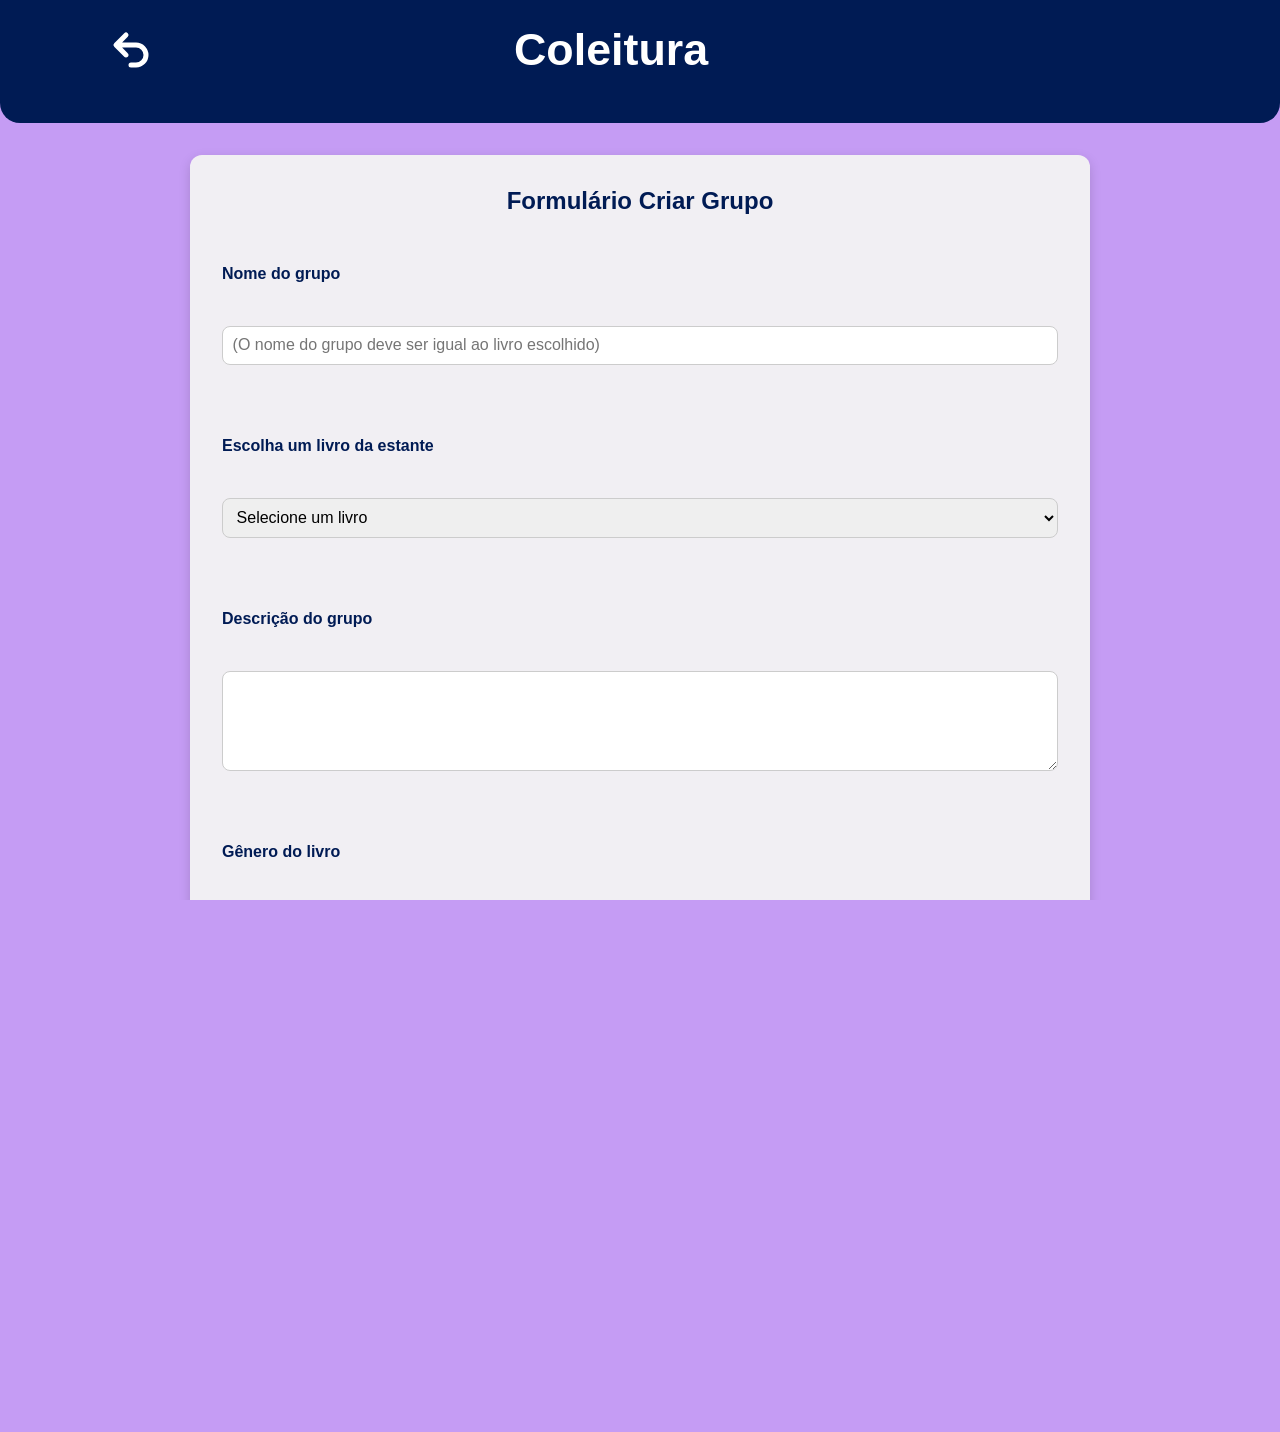
<file: paginas/form.html>
<!DOCTYPE html>
<html lang="en">

<head>
  <meta charset="UTF-8" />
  <meta name="viewport" content="width=device-width, initial-scale=1.0" />
  <title>Coleitura</title>
  <link rel="icon" href="../imagens/favicon.png" type="image/png" />
  <link rel="stylesheet" href="../estilos/style.css" />
  <link rel="stylesheet" href="../estilos/form.css" />
</head>

<body>
  <header>
    <div class="topoForm">
      
<a href="index.html" title="Voltar"  class="voltar">
  <svg xmlns="http://www.w3.org/2000/svg" viewBox="0 0 24 24" fill="currentColor" width="32" height="32">
    <path fill-rule="evenodd" d="M9.53 2.47a.75.75 0 0 1 0 1.06L4.81 8.25H15a6.75 6.75 0 0 1 0 13.5h-3a.75.75 0 0 1 0-1.5h3a5.25 5.25 0 1 0 0-10.5H4.81l4.72 4.72a.75.75 0 1 1-1.06 1.06l-6-6a.75.75 0 0 1 0-1.06l6-6a.75.75 0 0 1 1.06 0Z" clip-rule="evenodd" />
  </svg>
</a>


      <h1 class="titulo">Coleitura</h1>
    </div>
  </header>

  <main>


    <form id="form">
      <h2>Formulário Criar Grupo</h2>

      <label for="nomeGrupo">Nome do grupo</label><br>
      <input type="text" name="nomeGrupo" id="nomeGrupo" required placeholder="(O nome do grupo deve ser igual ao livro escolhido)"><br><br>

     <label for="livroSelecionado">Escolha um livro da estante</label><br>
      <select id="livroSelecionado" required>
        <option value="">Selecione um livro</option>
      </select><br><br>

      <label for="descricao">Descrição do grupo</label><br>
      <textarea name="descricao" id="descricao" rows="4" required></textarea><br><br>

      <label for="genero">Gênero do livro</label><br>
      <select name="genero" id="genero" required>
        <option value="">Selecione</option>
        <option>Romance</option>
        <option>Terror</option>
        <option>Ficção</option>
        <option>Aventura</option>
        <option>Fantasia</option>
        <option>Biografia</option>
        <option>Suspense</option>
        <option>Outro</option>
      </select><br><br>

      <label for="visibilidade">Visibilidade</label><br>
      <select name="visibilidade" id="visibilidade" required>
        <option value="">Selecione</option>
        <option>Público</option>
        <option>Privado</option>
      </select><br><br>

      <button type="submit">Criar</button>

    </form>

  </main>

  <footer>
    <div class="container">
      <p>&copy; 2025 Coleitura</p>
      <div class="footer-nav">
        <div>👥<br />Amizades</div>
        <div>🔄<br />Conectar</div>
        <div>🏠<br />Início</div>
        <div>⭐<br />Favoritos</div>
        <div>💬<br />Mensagens</div>
      </div>
    </div>
  </footer>
  
  <script src="../js/script.js"></script>

</body>

</html>
</file>
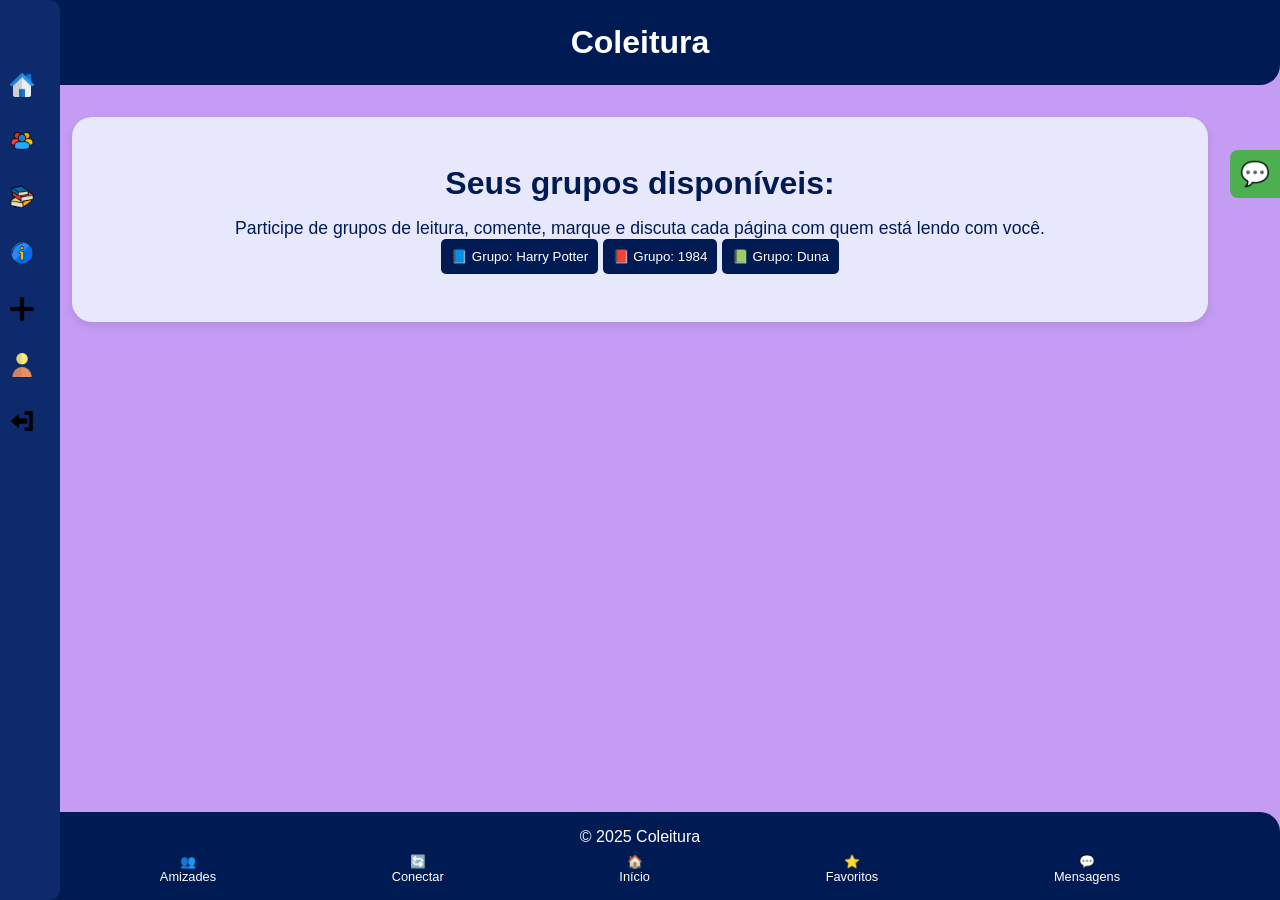
<file: paginas/grupo.html>
<!DOCTYPE html>
<html lang="pt-br">
  <head>
    <meta charset="UTF-8" />
    <meta name="viewport" content="width=device-width, initial-scale=1.0" />
    <title>Coleitura</title>
    <link rel="icon" href="../imagens/favicon.png" type="image/png"/>
    <link rel="stylesheet" href="../estilos/style.css" />
  </head>
  <body>
    <header>

      <h1>Coleitura</h1>
      <div class="container">
        <div class="sidebar">
        <nav>
           <span h2 class="logo-text">CoLeitura</span>
          <ul>
            <li><a href="index.html"><img src="../imagens/pagina-inicial.png" class="icon-img" alt="Pagina Inicial"><span class="label">Início</span></a></li>
            <li><a href="grupo.html"><img src="../imagens/grupo.png" class="icon-img" alt="Criar Grupo"><span class="label">Grupos</span></a></li>
            <li><a href="estante.html"><img src="../imagens/pilha-de-livros.png" class="icon-img" alt="Livros"><span class="label">Estante</span></a></li>
            <li><a href="#sobre"><img src="../imagens/sobre.png" class="icon-img" alt="Sobre"><span class="label">Sobre</span></a></li>
            <li><a href="form.html"><img src="../imagens/criar-conta.png" class="icon-img" alt="Criar Grupo"><span class="label">Criar grupo</span></a></li>
            <li><a href="#"><img src="../imagens/perfil.png" class="icon-img" alt="Perfil"><span class="label" id="abrirModal">Perfil</span></a></li>
            <li><a href="login.html"><img src="../imagens/saida.png" class="icon-img" alt="Sair"><span class="label">Sair</span></a></li>
          </ul>
        </nav>
        </div>
      </div>

        <div id="meuModal" class="modal">
        <div class="modal-conteudo">
        <span class="fechar">&times;</span>
        <h2 id="nomeUsuarioModal"></h2>
        
        <div class="foto-container">
          <img id="fotoPreview" alt="Foto do usuário">
          <input type="file" src="" id="fotoInput" accept="image/*" />
        </div>

        <form id="editarUsuarioForm">
          <input type="email" id="emailEditar" placeholder="Email" required />
          <input type="password" id="senhaEditar" placeholder="Senha" required />
          <button type="submit">Salvar alterações</button>
        </form>
      </div>
      </div>
    </header>

    <main class="container">

      <section class="hero">
        <h2>Seus grupos disponíveis:</h2>
        <p>
          Participe de grupos de leitura, comente, marque e discuta cada página
          com quem está lendo com você.
        </p>
        
        <button onclick="entrarGrupo('Harry Potter')">📘 Grupo: Harry Potter</button>
        <button onclick="entrarGrupo('1984')">📕 Grupo: 1984</button>
        <button onclick="entrarGrupo('Duna')">📗 Grupo: Duna</button>

        <!-- Modal oculto -->
        <section id="juliaCasoUso" class="section" style="display: none;">
            <h3 id="tituloGrupo"> </h3>
            <button onclick="voltarParaInicio()">← Voltar</button>

            <div id="detalhesGrupo">
            <p>Você entrou no grupo de leitura do livro <strong id="nomeLivro">[Livro]</strong>.</p>

            <div id="generoLivro">
              <h4>Gênero: </h4>
            </div>

            <div id="descricaoLivro">
              <h4>Descrição: </h4>
            </div>

            <div id="pdfLivro">
                <h4>Livro: <span id="tituloPDF">[Título]</span> (PDF)</h4>
                <div class="pdf-container">
                <div style="display: flex; justify-content: center; align-items: center; padding: 40px; background-color: #f0f0f0; min-height: 100vh;">
                    <iframe id="iframePDF"
                    src="" 
                    width="800" 
                    height="600" 
                    style="border: none; box-shadow: 0 0 20px rgba(0, 0, 0, 0.2); border-radius: 8px;">
                    </iframe>
                </div>
                </div>
            </div>

            <button id="spoilerToggle">🔒 Spoiler: Desativado</button>

            <div id="comentariosGrupo">
                <h4>Comentários Anteriores</h4>
                <ul></ul>
            </div>
            <!-- Botão de capitulo concluido - ainda nao funcionando
            <div id="progressoLeitura">
                <h4>Meta da Semana</h4>
                <p>Capítulo 1 a 3 — 75% concluído</p>
                <button onclick="marcarComoConcluido()">✅ Marcar como concluído</button>
            </div>
            -->
            <br>
            <br>
            <div id="forumGrupo">
                <h4>Digite seu comentário:</h4>
                <textarea placeholder="Comente suas teorias e dúvidas..."></textarea>
                <button>💬 Enviar</button>
            </div>
            </div>
        </section>

        <section id="formGrupo" class="section" style="display: none;">
          <h3>Criar Novo Grupo</h3>
          <form id="formularioGrupo">
            <input type="text" placeholder="Nome do grupo" required />
            <input type="text" placeholder="Nome do livro" required />
            <textarea placeholder="Descrição do grupo"></textarea>
            <button type="submit">Criar Grupo</button>
          </form>
          <button onclick="fecharFormulario()">Fechar</button>
        </section>
    </section>    

    <!-- Botão flutuante e fórum lateral -->
    <div id="forumToggleWrapper">
      <button id="botaoForumToggle">💬</button>

      <aside id="forumCapitulos">
        <div class="forum-container">
          <h4>Fórum por Capítulo</h4>

          <label for="capituloSelect">Capítulo:</label>
          <select id="capituloSelect"></select>

          <textarea id="mensagemCapitulo" placeholder="Digite sua mensagem..."></textarea>
          <button id="enviarMensagemCapitulo">💬 Enviar</button>

          <div id="mensagensCapitulo">
            <h5>Mensagens deste capítulo</h5>
            <ul></ul>
          </div>
        </div>
      </aside>
    </div>

    </main>

    <footer>
      <div class="container">
        <p>&copy; 2025 Coleitura</p>
        <div class="footer-nav">
          <div>👥<br />Amizades</div>
          <div>🔄<br />Conectar</div>
          <div>🏠<br />Início</div>
          <div>⭐<br />Favoritos</div>
          <div>💬<br />Mensagens</div>
        </div>
      </div>
    </footer>
    
    <script src="../js/script.js"></script>
    
    <script>
      //script novo pois dentro do script.js nao estava funcionando
      document.addEventListener("DOMContentLoaded", () => {
        let containerHero = document.querySelector(".hero");

        let gruposSalvos = JSON.parse(localStorage.getItem("gruposCriados")) || [];

        gruposSalvos.forEach(grupo => {
          let btn = document.createElement("button");
          btn.textContent = `📚 Grupo: ${grupo.nomeGrupo}`;
          btn.onclick = () => entrarGrupo(grupo.nomeGrupo);
          containerHero.appendChild(btn);
        });
      });

      function entrarGrupo(nomeGrupo) {
        let grupo = (JSON.parse(localStorage.getItem("gruposCriados")) || []).find(g => g.nomeGrupo === nomeGrupo);
        
        if (!grupo) {
          alert("Grupo não encontrado!");
          return;
        }

        document.getElementById("juliaCasoUso").style.display = "block";
        document.getElementById("tituloGrupo").textContent = "Grupo: " + grupo.nomeGrupo;
        document.getElementById("nomeLivro").textContent = grupo.nomeLivro;
        document.getElementById("tituloPDF").textContent = grupo.nomeLivro;
        document.getElementById("descricaoLivro").innerHTML = `<h4>Descrição:</h4><p>${grupo.descricao}</p>`;
        document.getElementById("generoLivro").innerHTML = `<h4>Gênero:</h4><p>${grupo.genero}</p>`;
        document.getElementById("iframePDF").src = grupo.pdf;

        // Oculta os botões de grupo
        let botoes = document.querySelectorAll(".hero > button");
        botoes.forEach(btn => btn.style.display = "none");
      }

      function voltarParaInicio() {
        document.getElementById("juliaCasoUso").style.display = "none";
        let botoes = document.querySelectorAll(".hero > button");
        botoes.forEach(btn => btn.style.display = "inline-block");
      }
    </script>


  </body>
</html>
</file>
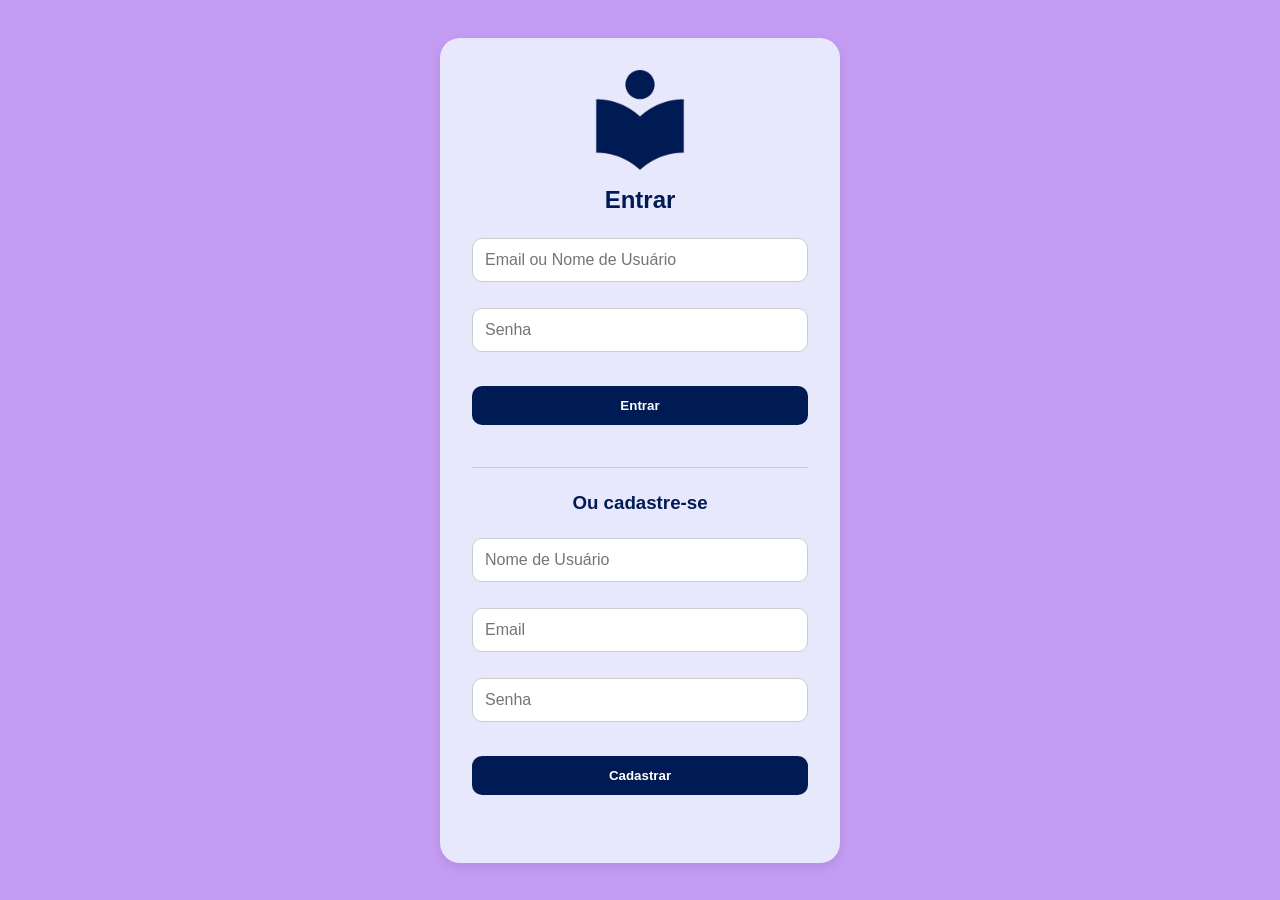
<file: paginas/login.html>
<!DOCTYPE html>
<html lang="pt-br">
  <head>
    <meta charset="UTF-8" />
    <meta name="viewport" content="width=device-width, initial-scale=1.0" />
    <title>Login – CoLeitor</title>
    <link rel="icon" href="../imagens/favicon.png" type="image/png"/>
    <link rel="stylesheet" href="../estilos/style.css" />
    <link rel="stylesheet" href="../estilos/login.css" />
  </head>
  <body>
    <div class="login-container">
      <div class="login-box">
        <img
          src="../imagens/sing_icon.png"
          alt="Ícone de Login"
          class="login-icon"
        />
        <h2>Entrar</h2>

        <!-- FORMULÁRIO DE LOGIN -->
        <form id="loginForm">
          <input
            type="text"
            id="loginInput"
            placeholder="Email ou Nome de Usuário"
            required
          />
          <input
            type="password"
            id="passwordInput"
            placeholder="Senha"
            required
          />
          <button type="submit" class="btn">Entrar</button>
          <p id="loginError" class="error-msg"></p>
        </form>

        <hr />

        <!-- FORMULÁRIO DE CADASTRO -->
        <h3>Ou cadastre-se</h3>
        <form id="cadastroForm">
          <input
            type="text"
            id="cadastroUsuario"
            placeholder="Nome de Usuário"
            required
          />
          <input type="email" id="cadastroEmail" placeholder="Email" required />
          <input
            type="password"
            id="cadastroSenha"
            placeholder="Senha"
            required
          />
          <button type="submit" class="btn">Cadastrar</button>
          <p id="cadastroSucesso" class="success-msg"></p>
          <p id="cadastroError" class="error-msg"></p>
        </form>
      </div>
    </div>
    
    <script src="../js/script.js"></script>
  </body>
</html>
</file>
<file: estilos/style.css>
html, body {
  height: 100%;
  margin: 0;
  display: flex;
  flex-direction: column;
}

main {
  flex: 1;
}


:root {
  --roxoclaro: #c59cf4;
  --roxomedio: #ba89f1;
  --azulescuro: #001b54;
  --azulbotao: #001b54;
  --rosadestaque: #f799b0;
  --azulbebe: #e8e8fc;
  --branco: #ffffff;
}

* {
  margin: 0;
  padding: 0;
  box-sizing: border-box;
}

body {
  font-family: "Segoe UI", sans-serif;
  background-color: var(--roxoclaro);
  color: var(--azulescuro);
}

.sidebar {
  position: fixed;
  top: 0;
  left: 0;
  height: 100vh;
  width: 60px;
  background-color: #0c2a6c;
  overflow-x: hidden;
  overflow-y: auto; 
  transition: width 0.3s ease;
  padding-top: 20px;
  border-radius: 0 10px 10px 0;
  z-index: 1000;
}

.sidebar:hover {
  width: 180px; 
}

.sidebar ul {
  list-style-type: none;
  padding: 0;
  margin: 0;
}

.sidebar li {
  margin: 16px 0; 
}

.sidebar a {
  color: var(--branco);
  display: flex;
  align-items: center;
  font-weight: bold;
  padding: 8px 10px; 
  font-size: 0.85rem; 
  color: white;
  text-decoration: none;
  white-space: nowrap;
  border-radius: 10px;
  transition: transform 0.3s ease, box-shadow 0.3s ease;
}

.icon {
  width: 24px; 
  text-align: center;
  font-size: 18px; 
}

.icon-img {
  width: 24px;
  height: 24px;
  margin-right: 10px;
  object-fit: contain;
}

.icon-grupo-img {
  width: 30px;
  height: 30px;
 vertical-align: bottom;
  margin-right: 10px;
  object-fit: contain;
}

.label {
  opacity: 0;
  margin-left: 8px;
  font-size: 0.85rem;
  transition: opacity 0.3s ease;
}

.sidebar:hover .label {
  opacity: 1;
}

html, body {
  overflow-x: hidden;
}

.container {
  width: 100%;
  max-width: 1200px;
  margin: 0 auto;
  padding: 0 2rem;
}

header {
  background-color: var(--azulescuro);
  color: var(--branco);
  padding: 1.5rem;
  text-align: center;
  border-bottom-left-radius: 20px;
  border-bottom-right-radius: 20px;
}

nav a:hover {
  transform: scale(1.1);
  box-shadow: 0 6px 12px rgba(0, 0, 0, 0.2);
  background-color: var(--roxomedio);
}

.hero {
  background-color: var(--azulbebe);
  padding: 3rem;
  border-radius: 20px;
  margin: 2rem auto;
  text-align: center;
  box-shadow: 0 4px 8px rgba(0, 0, 0, 0.1);
  transition: transform 0.3s ease, box-shadow 0.3s ease;
  width: 100%;
}

.hero:hover {
  transform: scale(1.02);
  box-shadow: 0 8px 16px rgba(0, 0, 0, 0.2);
}

.hero h2 {
  font-size: 2rem;
  color: var(--azulescuro);
  margin-bottom: 1rem;
}

.hero p{
  font-size: 1.1rem;
}

.ilustracao {
  width: 160px;
  margin: 1rem auto;
  display: block;
}

.section {
  background-color: var(--azulbebe);
  margin: 2rem auto;
  padding: 2rem;
  border-radius: 20px;
  box-shadow: 0 4px 8px rgba(0, 0, 0, 0.1);
  transition: transform 0.3s ease, box-shadow 0.3s ease;
  width: 100%;
}

.section:hover {
  transform: scale(1.02);
  box-shadow: 0 8px 16px rgba(0, 0, 0, 0.2);
}

.section h3 {
  color: var(--azulescuro);
  margin-bottom: 1rem;
  font-size: 1.4rem;
}

.section p {
  color: var(--azulescuro);
  font-size: 1rem;
}

footer {
  margin-top: 2rem;
  background-color: var(--azulescuro);
  color: var(--branco);
  text-align: center;
  padding: 1rem;
  border-top-left-radius: 20px;
  border-top-right-radius: 20px;
}

.btn-container {
  display: flex;
  gap: 1rem; /* espaçamento entre os botões */
  width: 80%;
}

.btn {
  flex: 1; /* cada botão ocupa 50% */
  padding: 0.75rem;
  background-color: var(--azulbotao);
  color: var(--branco);
  border: none;
  text-decoration: none;
  border-radius: 10px;
  font-weight: bold;
  cursor: pointer;
  transition: transform 0.3s ease, box-shadow 0.3s ease;
}

.btn:hover {
  transform: scale(1.02);
  box-shadow: 0 8px 16px rgba(0, 0, 0, 0.2);
  background-color: #000f3d;
}




.footer-nav {
  display: flex;
  justify-content: space-around;
  padding-top: 0.5rem;
}

.footer-nav div {
  text-align: center;
  font-size: 0.8rem;
}

.modal {
  display: none;
  position: fixed;
  z-index: 999;
  left: 0;
  top: 0;
  width: 100%;
  height: 100%;
  background: rgba(0,0,0,0.6);
}

.modal-conteudo {
  background: var(--roxoclaro);
  margin: 10% auto;
  padding: 20px;
  width: 90%;
  max-width: 400px;
  border-radius: 10px;
  position: relative;
  text-align: center;
}

.fechar {
  position: absolute;
  top: 10px;
  right: 15px;
  font-size: 28px;
  cursor: pointer;
}

.foto-container {
  margin: 20px 0;
}

.foto-container img {
  width: 100px;
  height: 100px;
  border-radius: 50%;
  object-fit: cover;
  display: block;
  margin: 0 auto 10px;
}

.foto-container input {
  display: block;
  margin: 0 auto;
}

form {
  display: flex;
  flex-direction: column;
  gap: 10px;
}

input {
  padding: 8px;
  border: 1px solid #ccc;
  border-radius: 5px;
}

button {
  padding: 10px;
  border: none;
  background: var(--azulbotao);
  color: white;
  border-radius: 5px;
  cursor: pointer;
}

button.excluir {
  background: #d32f2f;
}

#pdfLivro {
  height: 100vh; /* faz o bloco ocupar a altura toda da tela */
  display: flex;
  flex-direction: column;
}

.pdf-container {
  flex: 1; /* faz o container crescer para ocupar o resto do espaço */
  overflow: hidden;
  position: relative;
}

.pdf-container iframe {
  width: 100%;
  height: 100%;
  border: none;
  position: absolute;
  top: 0;
  left: 0;
}

#sobre p, li, #grupos p{
  font-size: 1.1rem; 
}

#sobre b {
  color:#6b32ab;
}

#grupos, #sobre {
  display: flex;
  justify-content: space-between;
  align-items: center;
  gap: 2rem;
  padding: 2rem;
  background-color: #e8e9fc;
  border-radius: 15px;
  margin-top: 2rem;
  flex-wrap: wrap; /* importante para responsividade */
}

#imagem-grupo img {
  width: 100%;
  max-width: 175px;
  border-radius: 25px;
}


#texto-sobre {
  flex: 1;
  min-width: 250px;
}


#grupos ul{
  padding-left: 1.2rem;
}

.lista-e-imagem {
  display: flex;
  align-items: flex-start;
  gap: 2rem;
  margin-top: 1rem;
  flex-wrap: wrap; /* para responsividade */
}

.lista-e-imagem ul {
  list-style: none;
  padding-left: 0;
}

.lista-e-imagem li, #grupos li {
  margin-bottom: 0.5rem;
  font-size: 1.1rem;
}

#imagem-grupo-lista img {
  max-width: 250px;
  width: 100%;
  height: auto;
  border-radius: 12px;
}

#imagem-estante img{
  max-width: 230px;
  width: 100%;
  height: auto;
  border-radius: 12px;
}

.logo-text {
  font-size: 25px;
  font-weight: 600;
  margin-left: 10px;
  white-space: nowrap;
  opacity: 0;
  transition: opacity 0.3s ease;
}

.sidebar:hover .logo-text {
  opacity: 1;
}

.filtros-estante {
  margin-bottom: 30px;
  text-align: center;
}

.filtros-estante button {
  background-color: #9370DB;  
  color: white;
  border: 4px solid rgb(255, 255, 255);
  padding: 10px 20px;
  margin: 10px;
  border-radius: 25px;
  font-size: 1rem;
  box-shadow: 0 2px 6px rgba(0,0,0,0.1);
  cursor: pointer;
  transition: all 0.2s ease;
}

.filtros-estante button:hover {
  background-color: #6a0dad;
  color: white;
  transform: scale(1.08);
}

.categoria-livros {
  display: flex;
  flex-wrap: wrap;
  justify-content: center;
  gap: 20px;
}

.card-livro {
  display: flex;
  flex-direction: column; /*imagem em cima e texto embaixo */
  align-items: center;
  position: relative;
  background-color:#f8f4ff9a;
  border-radius: 15px;
  box-shadow: 20px 4px 8px rgba(0,0,0,0.1);
  width: 180px;
  text-align: center;
  margin: 15px;
  padding: 10px;
  transition: transform 0.3s ease;
  overflow: hidden;
}

.card-livro h3,
.card-livro p {
  margin: 5px 0;
}


.card-livro:hover .overlay-sinopse {
  opacity: 1;
}

.card-livro:hover{
  transform: scale(1.05);
}

.card-livro img {
  width: 100%;
  height: auto;
  border-radius: 10px;
}

.overlay-sinopse {
  position: absolute;
  top: 0;
  left: 0;
  width: 100%;
  height: 100%;
  background-color: rgba(0, 0, 0, 0.79);
  color: white;
  opacity: 0;
  display: flex;
  align-items: center;
  justify-content: center;
  padding: 10px;
  text-align: center;
  transition: opacity 0.3s ease;
}

.categoriaSelect {
  margin-top: 10px;
  padding: 4px;
  font-size: 0.9em;
}

.card-livro.modo-edicao .overlay-sinopse {
  display: none !important;
}

.card-livro.modo-edicao {
  border: 1px dashed #ccc;
  padding-bottom: 10px;
}

#forumToggleWrapper {
  position: fixed;
  top: 150px;
  right: 0;
  z-index: 1000;
  display: flex;
  align-items: flex-start;
}

#botaoForumToggle {
  background-color: #4CAF50;
  color: white;
  border: none;
  border-radius: 8px 0 0 8px;
  padding: 10px;
  cursor: pointer;
  font-size: 24px;
}

#forumCapitulos {
  width: 0;
  overflow: hidden;
  background: white;
  box-shadow: -2px 0 10px rgba(0, 0, 0, 0.2);
  border-radius: 10px 0 0 10px;
  transition: width 0.3s ease;
  max-height: 80vh;
  display: none;
}

#forumCapitulos.ativo {
  width: 300px;
  display: block;
}

.forum-container {
  padding: 20px;
  display: flex;
  flex-direction: column;
}

#forumCapitulos textarea {
  resize: none;
  margin-bottom: 10px;
  height: 80px;
}

#forumCapitulos ul {
  list-style: none;
  padding-left: 0;
  max-height: 200px;
  overflow-y: auto;
}
</file>
<file: estilos/form.css>
:root {
  --roxoclaro: #c59cf4;
  --roxomedio: #a479d4;
  --azulescuro: #001b54;
  --azulbotao: #001b54;
  --rosadestaque: #f799b0;
  --azulbebe: #e8e8fc;
  --branco: #ffffff;
}

* {
  margin: 0;
  padding: 0;
  box-sizing: border-box;
}

body {
  font-family: "Segoe UI", sans-serif;
  background-color: var(--roxoclaro);
  color: var(--azulescuro);
}

.container {
  width: 100%;
  max-width: 1200px;
  margin: 0 auto;
  padding: 0 2rem;
}

header {
  background-color: var(--azulescuro);
  color: var(--branco);
  padding: 1.5rem;
  text-align: center;
  border-bottom-left-radius: 20px;
  border-bottom-right-radius: 20px;
}


#logo {
  height: 80px;
  position: absolute;
  left: -6rem;
  top: 50%;
  transform: translateY(-50%);
}

#form {
  width: 90%;
  max-width: 900px;
  margin: 2rem auto;
  padding: 2rem;
  background-color: #f4f4f4f1;
  border-radius: 12px;
  box-shadow: 0 4px 12px rgba(0, 0, 0, 0.15);
  font-family:"Segoe UI", sans-serif;
}

#form h2 {
  text-align: center;
  margin-bottom: 1.5rem;
  color: var(--azulescuro);
  font-weight: 900;
}

#form label {
  font-weight: bold;
  color: var(--azulescuro);
  display: block;
  margin-top: 1rem;
}

#form input,
#form select,
#form textarea {
  width: 100%;
  padding: 0.6rem;
  margin-top: 0.3rem;
  border: 1px solid #ccc;
  border-radius: 8px;
  font-size: 1rem;
  box-sizing: border-box;
  transition: border 0.3s ease;
}

#form input:focus,
#form select:focus,
#form textarea:focus {
  border-color: #4b3a85;
  outline: none;
}

#form textarea {
  resize: vertical;
  min-height: 100px;
}

#form button {
  width: 100%;
  margin-top: 2rem;
  padding: 0.8rem;
  background-color: #6a54b4;
  color: white;
  border: none;
  border-radius: 8px;
  font-weight: bold;
  font-size: 1rem;
  cursor: pointer;
  transition: background-color 0.3s ease, transform 0.2s ease;
}

#form button:hover {
  background-color: #4e3b93;
  transform: scale(1.03);
}

.titulo {
    font-size: 280%;
    margin: 0;
    margin-right: 17%;
    flex: 1;
}

.voltar {
  width: 90px;       
  height: 40px;
  margin-left: 5%;
  cursor: pointer;
  transition: transform 0.2s ease;
}

.voltar svg{
  width: 50px;
  height: 40px;
  stroke: white;          
  stroke-width: 1.5;     
  fill: none;
}

.voltar:hover {
  transform: scale(1.1);
}

.topoForm {
  display: flex;
  align-items: center;
  justify-content: space-between;
  margin-bottom: 1.5rem;
}
</file>
<file: estilos/login.css>
:root {
  --azulbebe: #e8e8fc;
  --azulescuro: #001b54;
  --branco: #ffffff;
}

* {
  box-sizing: border-box;
}

body {
  margin: 0;
  font-family: "Segoe UI", sans-serif;
  background-color: #c59cf4;
}

.login-container {
  display: flex;
  align-items: center;
  justify-content: center;
  min-height: 100vh;
  padding: 1rem;
}

.login-box {
  background-color: var(--azulbebe);
  padding: 2rem;
  border-radius: 20px;
  width: 100%;
  max-width: 400px;
  text-align: center;
  box-shadow: 0 4px 12px rgba(0, 0, 0, 0.1);
}

.login-icon {
  width: 100px;
  margin: 0 auto 1rem;
  display: block;
}

.login-box h2,
.login-box h3 {
  color: var(--azulescuro);
  margin-bottom: 1rem;
}

.login-box input {
  width: 100%;
  padding: 0.75rem;
  margin: 0.5rem 0;
  border: 1px solid #ccc;
  border-radius: 10px;
  font-size: 1rem;
}

.login-box .btn {
  width: 100%;
  padding: 0.75rem;
  margin-top: 1rem;
  background-color: var(--azulescuro);
  color: var(--branco);
  border: none;
  border-radius: 10px;
  font-weight: bold;
  cursor: pointer;
}

.login-box .btn:hover {
  background-color: #000f3d;
}

.error-msg {
  color: red;
  font-size: 0.9rem;
  margin-top: 0.5rem;
}

.success-msg {
  color: green;
  font-size: 0.9rem;
  margin-top: 0.5rem;
}

hr {
  margin: 1.5rem 0;
  border: none;
  border-top: 1px solid #ccc;
}
</file>
